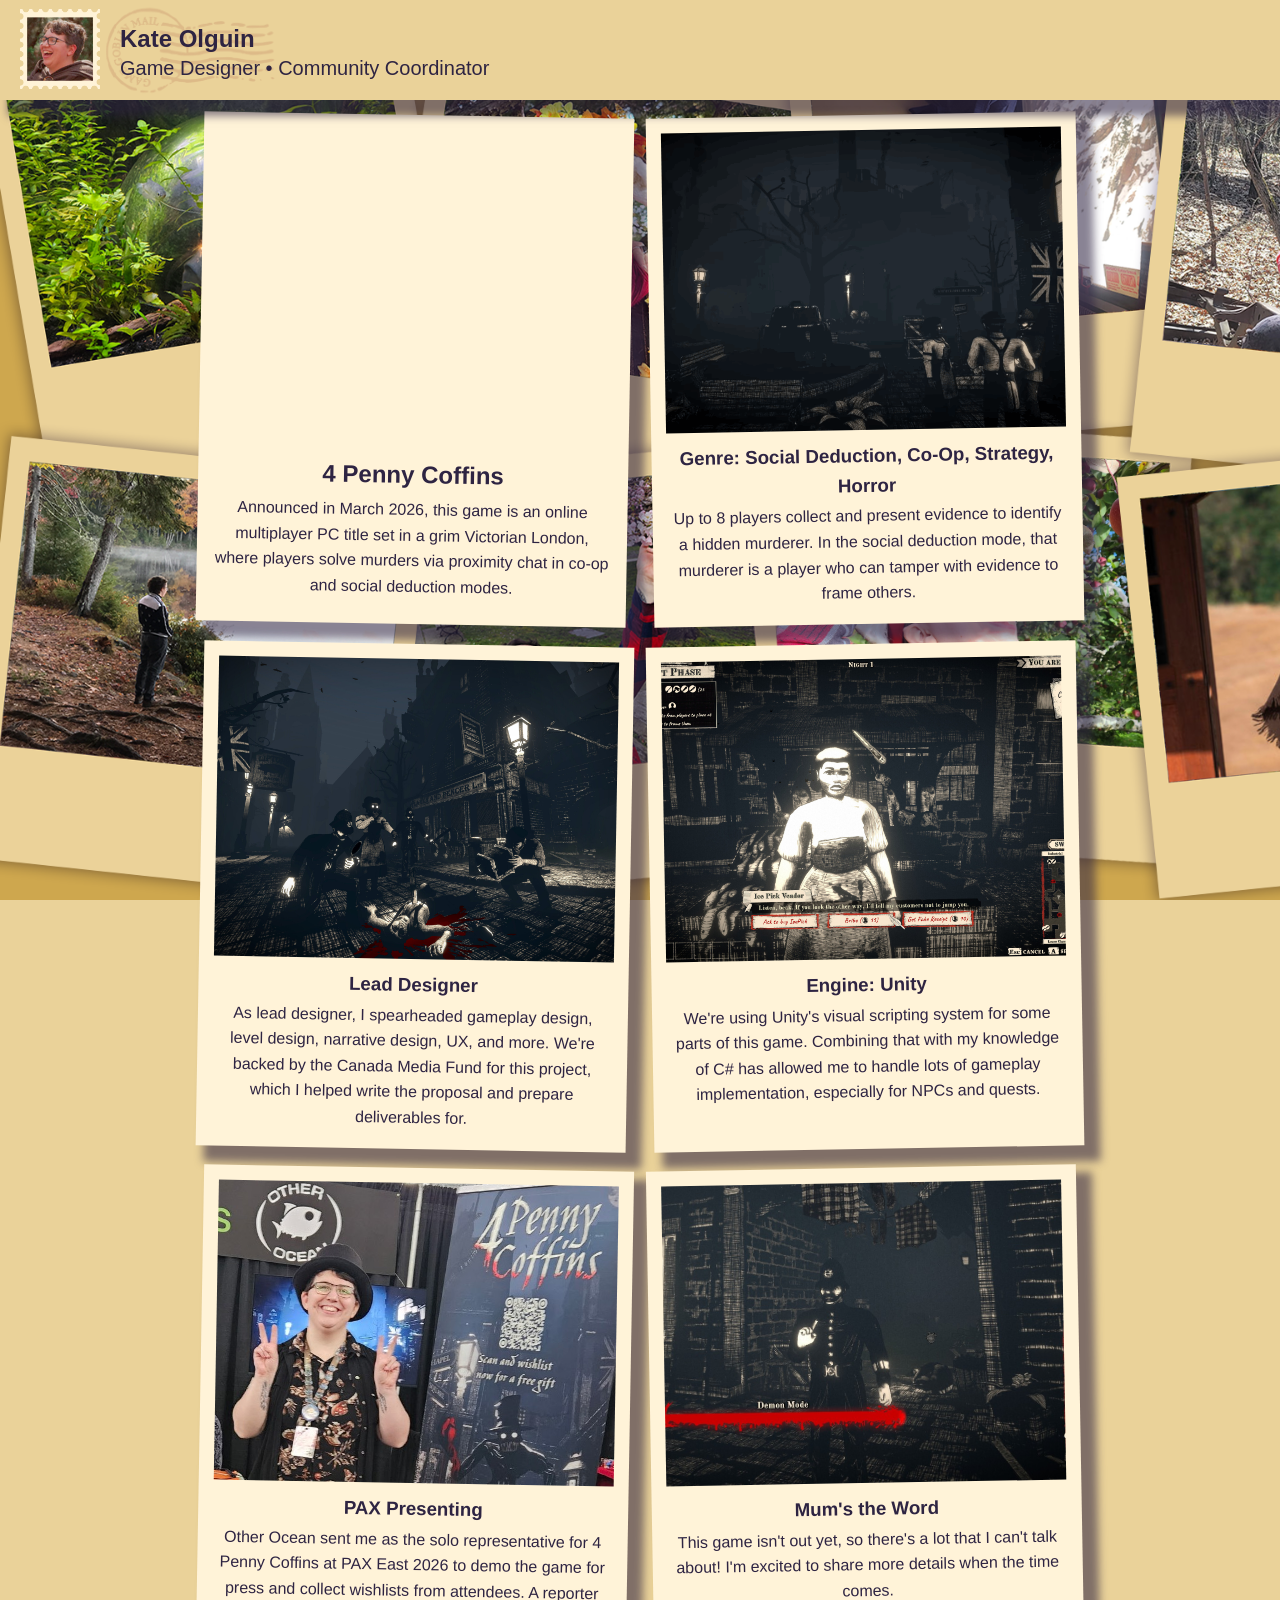
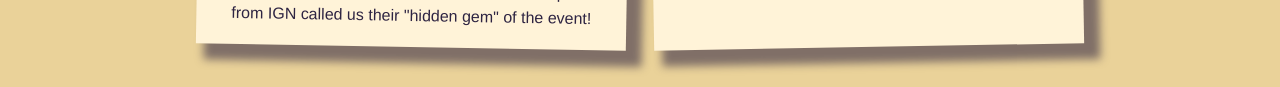
<file: 4pc.html>
<!DOCTYPE html>
<html lang="en">
<head>
    <link rel="stylesheet" href="styles.css" />
    <link rel="icon" type="image/x-icon" href="favicon.ico">
    <meta charset="UTF-8">
    <meta name="viewport" content="width=device-width, initial-scale=1.0">
    <title>Kate's Postcard Collection</title>
</head>
<body>

    <!-- Header Section -->
     <a href="/">
    <header class="header-container">
        <div class="header-logo">
        <img src="images/stamp.png" alt="Kate's head in a postage stamp.">
        </div>
        <div class="header-text">
            <h1>Kate Olguin</h1>
            <p>Game Designer • Community&nbsp;Coordinator</p>
        </div>
    </header>
</a>

    <!-- 3-Column Image Grid -->
    <section class="photo-container">
        <div class="polaroid1">
            <iframe width="400" height="315" src="https://www.youtube.com/embed/xLmASchsM7k?si=Jenqnv68DkssxdJM" title="YouTube video player" frameborder="0" allow="accelerometer; autoplay; clipboard-write; encrypted-media; gyroscope; picture-in-picture; web-share" referrerpolicy="strict-origin-when-cross-origin" allowfullscreen></iframe>
            <h2>4 Penny Coffins</h2>
            <p>Announced in March 2026, this game is an online multiplayer PC title set in a grim Victorian London, where players solve murders
                via proximity chat in co-op and social deduction modes.</p>
        </div>

        <div class="polaroid2" onclick="openLightbox('images/4pc/4pc-gif1.gif')">
            <img src="images/4pc/4pc-gif1.gif" alt="A gif swapping between townspeople talking, a man stabbed in the chest, and hospital, docks, and church scenes
            in black-and-white Victorian London.">
            <h3>Genre: Social Deduction, Co-Op, Strategy, Horror</h3>
            <p>Up to 8 players collect and present evidence to identify a hidden murderer. In the social deduction mode, that murderer is a player who can
                tamper with evidence to frame others.
            </p>
        </div>
        
        <div class="polaroid1" onclick="openLightbox('images/4pc/4pc-jpg1.jpg')">
            <img src="images/4pc/4pc-jpg1.jpg" alt="A black-and-white murder scene on the streets of Victorian London. Several people are crowded around to inspect it.">
            <h3>Lead Designer</h3>
            <p>As lead designer, I spearheaded gameplay design, level design, narrative design, UX, and more. We're backed by the Canada Media Fund for this project,
                which I helped write the proposal and prepare deliverables for.
            </p>
        </div>

        <div class="polaroid2" onclick="openLightbox('images/4pc/4pc-jpg2.jpg')">
            <img src="images/4pc/4pc-jpg2.jpg" alt="A black-and-white saleswoman is talking to the viewer. The dialogue box says she is an ice pick vendor, and provides the
            player with the option to buy ice picks, bribe her, or get a fake receipt.">
            <h3>Engine: Unity</h3>
            <p>We're using Unity's visual scripting system for some parts of this game. Combining that with my knowledge of C# has allowed me to handle lots of gameplay implementation, especially for NPCs and quests.
            </p>
        </div>

        <div class="polaroid1" onclick="openLightbox('images/4pc/4pc-PAX.jpeg')">
            <img src="images/4pc/4pc-PAX.jpeg" alt="Kate next to a 4 Penny Coffins and Other Ocean banner at PAX East.">
            <h3>PAX Presenting</h3>
            <p>Other Ocean sent me as the solo representative for 4 Penny Coffins at PAX East 2026 to demo the game for press and collect wishlists from attendees.
                A reporter from IGN called us their "hidden gem" of the event!
            </p>
        </div>

        <div class="polaroid2" onclick="openLightbox('images/4pc/4pc-jpg3.jpg')">
            <img src="images/4pc/4pc-jpg3.jpg" alt="A black-and-white police officer in the streets of London holds up 1 finger.">
            <h3>Mum's the Word</h3>
            <p>This game isn't out yet, so there's a lot that I can't talk about! I'm excited to share more details when the time comes.</p>
        </div>
    </section>
    
    <div id="theLightbox" class="lightbox" onclick="closeLightbox()">
        <span class="close">&times;</span>
        <div class="lightbox-content" id="lightbox-img">
        </div>
    </div>

    <script src="main.js"></script>
</body>
</html>
</file>
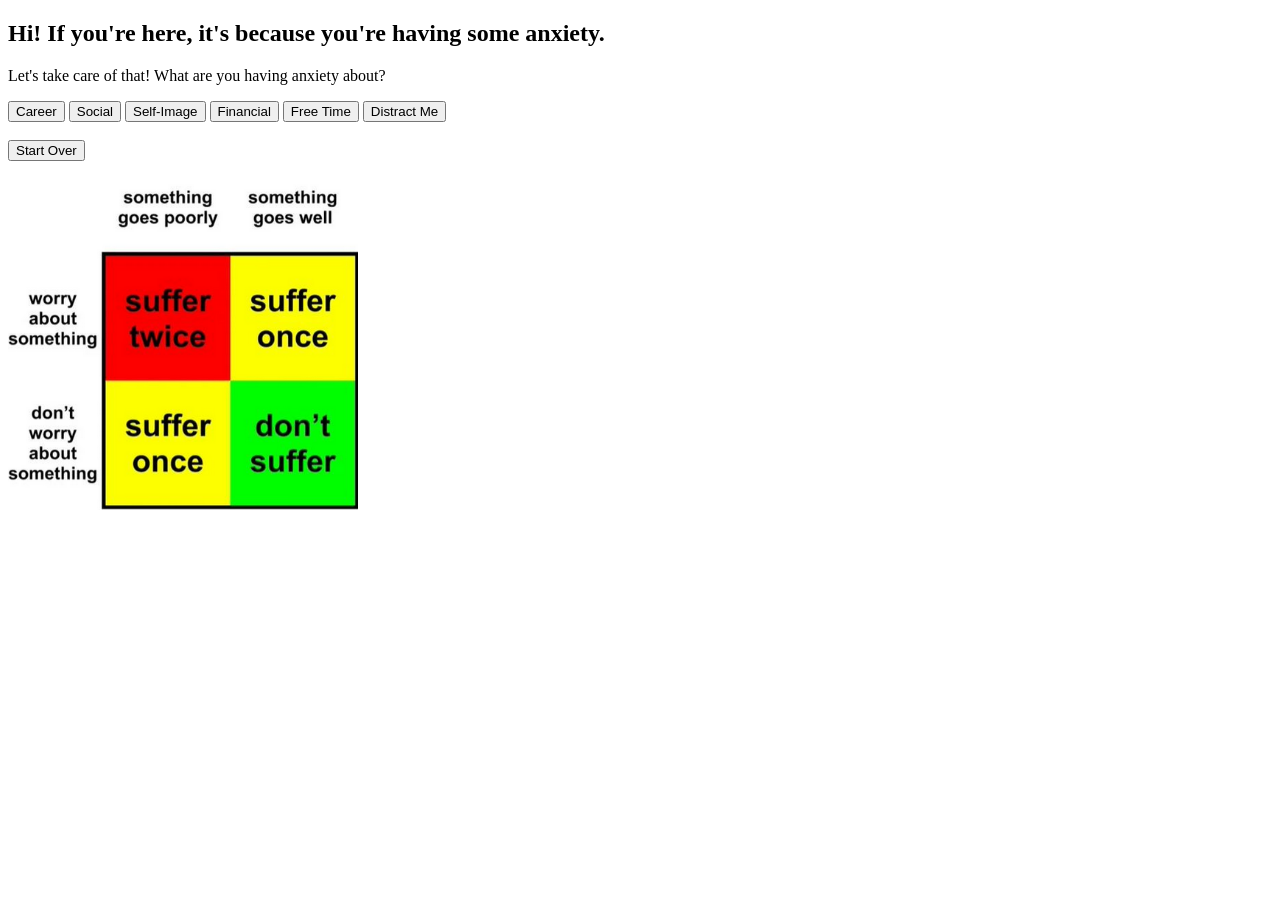
<file: anxiety.html>
<!--Hey! If you're looking at this and just expecting my portfolio site, you might be a little confused...
 The long and short of it is, I'm a pretty anxious person! And I learned that a lot of my anxieties are kind of like a flowchart.
 I thought it'd be helpful for me to make it into a real flowchart I could access anytime. URL shenanigans mean it's easiest if I can access it through
 this site.
 It's a pretty basic thing, and it's a little personal, which I realize is a little weird to put in a public repository. But my hope is that nobody
 really notices it, since none of my other repositories have ever been noticed.
 So, uh, yeah. If you're not me and you're looking at this, just uh, hope you don't think I'm cringe. But I'm not going to apologize for
 trying to be less anxious!-->
<!DOCTYPE html>
<html lang="en">
<head>
    <link rel="icon" type="image/x-icon" href="favicon.ico">
    <meta charset="UTF-8">
    <meta name="viewport" content="width=device-width, initial-scale=1.0">
    <meta name="robots" content="noindex"/>
    <meta name="googlebot" content="noindex">
    <script src="main.js" defer></script>
    <title>Kate's Anxiety Machine</title>
</head>

<body>
<section id="startSection">
    <h2>Hi! If you're here, it's because you're having some anxiety.</h2>
    <p>Let's take care of that! What are you having anxiety about?</p>
    <button type="button" onclick = "openSection('careerDrillDown1')">Career</button>
    <button type="button" onclick = "openSection('socialDrillDown1')">Social</button>
    <button type="button" onclick = "openSection('selfImageDrillDown1')">Self-Image</button>
    <button type="button" onclick = "openSection('financialDrillDown1')">Financial</button>
    <button type="button" onclick = "openSection('freeTimeDrillDown1')">Free Time</button>
    <button type="button" onclick = "openSection('distractMe')">Distract Me</button>
</section>
<section id="careerDrillDown1" style = "display:none">
    <h2>Career</h2>
    <p>Alright, buddy. What about your career?</p>
    <button type="button" onclick = "openSection('notWorkingHardEnough')">I feel like I'm not working hard enough at my job.</button>
    <br>
    <button type="button" onclick = "openSection('notGoodAtJob')">I feel like I'm not good at my job.</button>
    <br>
    <button type="button" onclick = "openSection('notGoodGameDev')">I feel like I'm not a good game designer/developer in general.</button>
    <br>
    <button type="button" onclick = "openSection('layoffDrillDown')">I'm worried I'll get laid off.</button>
</section>

<p id="notWorkingHardEnough" style="display:none">You have been working for 6 years (8, if you count internships) and you have never once been told
    that you aren't working hard enough.
    <br><br>
    In fact, you are regularly explicitly told at work that you are a very hard worker, that you move very quickly, and that you get a lot done.
    <br><br>
    Experienced people in your workplace have called you "one of the best designers they've ever worked with" and make specific requests to work with you
    and put you on important projects. Does that sound like something they would do if they thought you were slacking off?
    <br><br>
    Any time someone is waiting on you for something, you get it done ASAP. Also, you have periods of feast and famine. Sometimes you have more wiggle room
    to chill out. Sometimes, you don't. When you don't, you are always busting your ass.
    <br><br>
    So yeah, you're working plenty hard! Chill out, babe.
</p>


<p id="notGoodAtJob" style="display:none">You have been working for 6 years and have received overwhelmingly positive feedback from your peers.
    <br><br>
    You are routinely entrusted with important projects, praised by your coworkers, and have received glowing performance reviews year over year.
    <br><br>
    People who have worked with you closely in the past on small or side projects tell you you were a great teammate and get excited to work with you again.
    <br><br>
    Experienced people in your workplace have called you "one of the best designers they've ever worked with" and make specific requests to work with you
    and put you on important projects. Does that sound like something they would do if they thought you weren't good at your job?
    <br><br>
    You're good at your job! Your job also puts a lot of pressure on you as usually the only designer on a team. It's reasonable that you'd be stressed out, but you are
    repeatedly told not to take full responsibility for how a game is turning out if the game's having a hard time. Chill out! It'll be what it'll be.
</p>

<p id="notGoodGameDev" style="display:none">Experienced people in your workplace have called you "one of the best designers they've ever worked with" and make specific requests to work with you
    and put you on important projects.
    <br><br>
    Also, babe, not to point out the obvious, but you're literally Forbes 30 under 30 for games. If a scrungly part of you is thinking you're washed up, just remember: you were
    thinking you were washed up when you were put on that list, too.
    <br><br>
    Relatively speaking, you are early in your career. There's lots more to learn! It would be crazy if you had done your best design work by now. The important thing is that
    you're doing fabulously for your current level of experience, and you're taking every opportunity you can to learn!
    <br><br>
    You are working hard to improve at your craft, and I don't think anyone could say that you aren't.
</p>

<section id="layoffDrillDown" style = "display:none">
    <h2>Getting Laid Off</h2>
    <p>You tend to have a lot of anxieties about layoffs. Which one of these are you feeling right now?</p>
    <button type="button" onclick = "openSection('notAnotherGameDevJob')">I'm worried I won't be able to get another game dev job.</button>
    <br>
    <button type="button" onclick = "openSection('notAnotherJob')">I'm worried I won't be able to get another job, period.</button>
    <br>
    <button type="button" onclick = "openSection('financialHit')">I'm worried we won't be able to take the financial hit.</button>
    <br>
</section>

<p id="notAnotherGameDevJob" style="display:none">The industry is REAL nasty right now. That's not your fault. Lots of people (around your experience and skill level, even)
    are struggling to find work in game development.
    <br><br>
    However, working commercially in games is not the end-all be-all of your life! Plenty of people make games as side projects working in non-games fields. In fact, a lot of
    the indie titles you like the most were side projects in this way. You may actually find it more creatively fulfilling.
    <br><br>
    Just because you may end up needing to leave games for a little doesn't mean that you've failed, or that you'll never go back. Plenty of people leave games for a little, then
    come back in even better positions than they were in before!
    <br><br>
    Also, you might not have to leave games. You won't know until it happens. But if you have to, don't worry - it will be okay!
</p>

<p id="notAnotherJob" style="display:none">I know people keep telling you the economy is bad. But also, almost all of your friends have jobs right now.
    <br><br>
    There are all sorts of things you can do. Teaching, UX, programming, product/project management, or maybe even a type of job that you had never considered! You may
    be a game developer, but you have work experience, and game developers work in other fields.
    <br><br>
    The reason you're scared is because you haven't had to work a non-games job in AGES. And how lucky you are that you haven't had to! But that being said, you can't sit here
    and say that you're never going to find ANY kind of job, because you just don't know that that's true.
    <br><br>
    People get jobs all the time, and you don't have to make williams of dollars. You just have to pay the bills, and you don't have to earn loads to make that happen.
    <br><br>
    Also, you might not have to leave games, which would make this point moot. You won't know until it happens. But if you have to, don't worry - it will be okay!
</p>

<p id="financialHit" style="display:none">Totally get it. You're doing the math, you're calculating how much savings you have left, how much rent costs, all that.
    <br><br>
    Don't forget, you're not the sole breadwinner anymore! On top of your own savings, you've got plenty of support. You'll be able to take the hit, even if it means
    postponing some bigger spends or just cutting back in general. You've done it before!
    <br><br>
    It'll be fine. You'll have plenty of time to earn enough money for a living. Just don't be penny wise and pound foolish!
</p>

<section id="socialDrillDown1" style = "display:none">
    <h2>Social</h2>
    <p>You've made a lot of progress in this area, but it makes sense that it would come up from time to time. What social thing are you anxious about?</p>
    <button type="button" onclick = "openSection('friendsDrillDown')">I'm worried my friends don't like me.</button>
    <br>
    <button type="button" onclick = "openSection('notGoodFriend')">I'm worried I'm not a good friend.</button>
    <br>
    <button type="button" onclick = "openSection('notEnoughFriends')">I'm worried I don't have enough friends.</button>
    <br>
    <button type="button" onclick = "openSection('driftingApart')">I'm worried I'm drifting apart from prior friends.</button>
    <br>
    <button type="button" onclick = "openSection('socialBlunder')">I'm worried about a social blunder.</button>
</section>

<p id="notGoodFriend" style="display:none">You go out of your way to make people feel included, remember birthdays, likes/dislikes.
    <br><br>
    Nobody's perfect, but you work very hard to be a good friend! And general consensus from people is that you are a good friend. People have told you as much and go out
    of their way to spend time with you, which they wouldn't do if you were a bad friend.
</p>

<p id="notEnoughFriends" style="display:none">If memory serves, general scientific consensus is having a smaller, close-knit group of friends is better for your overall
    mental health than a wide network of shallower connection.
    <br><br>
    You have both a fantastic close-knit group, plus other close friends besides. And you have many other friends besides!
    <br><br>
    Ask yourself: Are you satisfied with the connections in your life? That's a separate question, but my guess is that your answer is yes. If so, then don't worry about
    how many friends you "should" have. You have plenty of friends you love and who love you.
</p>

<p id="driftingApart" style="display:none">We're all adults here. With adult responsibilities and lives and stuff. It just so happens that sometimes people go a while
    without hanging out.
    <br><br>
    The good news is that you still have those connections, they don't just magically vaporize. Think about friends who you don't hear from super often, but are always delighted
    when you do hear from them! It's much the same.
    <br><br>
    If there are people in your life that you would like to hear from right now, reach out to them right now. If you are satisfied, then put this worry to rest.
</p>

<p id="socialBlunder" style="display:none">In Massachusetts, the statue of limitation for most felony charges is 6 years. So, if your blunder was over six years ago, was it
    worse than a felony? If it wasn't, drop it right away.
    <br><br>
    If it was more recent than six years, consider the times people have made social blunders to you. Consistent positive interaction outweighs blunders.
    <br><br>
    Also consider that you're a human being, and sometimes human beings beef it. Nothing you can do but apologize, move on, and learn.
    <br><br>
    So, if you've committed to those 3 things, then time to drop it!
</p>

<section id="friendsDrillDown" style = "display:none">
    <h2>Friends</h2>
    <p>Get more specific, baybee. Why are you worried your friends don't like you?</p>
    <button type="button" onclick = "openSection('haventSeen')">I haven't seen them in a while.</button>
    <br>
    <button type="button" onclick = "openSection('secretThirdThing')">Some other reason.</button>
</section>

<p id="haventSeen" style="display:none">We're all adults here. With adult responsibilities and lives and stuff. It just so happens that sometimes people go a while
    without hanging out.
    <br><br>
    You live a rich life and lots happens, mostly good and sometimes bad. You friends have equally rich lives. Sometimes you will be ships passing in the night, but that doesn't
    diminish the quality of your friendships.
    <br><br>
    Also, consider - whenever you hang out with friends who you haven't seen in a while, the sentiment from those friends is always "it's great to see you! It's a shame
    we haven't hung out in a while." Which means they missed you too!
    <br><br>
    You will see your friends again, but in the meantime, take solace that they are indeed your friends and are also missing you when you don't meet up for a while.
</p>

<p id="secretThirdThing" style="display:none">If it's a secret third thing, I can't be as specific with my rebuttal, but I'll do my best.
    <br><br>
    Your friends regularly tell you how much they love you. They are often very specific about the things that they like about you, and bring them up regularly without
    prompting when you hang out.
    <br><br>
    Your friends are also good communicators when it comes to personal grievances. They'd tell you if they didn't like you. Also, you're not an idiot - You'd be able to tell.
    <br><br>
    When you've been in situations with former friends who aren't being genuine, you've been able to tell that they weren't being genuine. Your spidey sense was going off an
    awful lot, significantly heightening this anxiety. Take solace in that you haven't had that kind of regular anxiety in a while!
    <br><br>
    So yeah, if your friends didn't like you, you would know. All signs point to your friends loving you!
</p>

<section id="selfImageDrillDown1" style = "display:none">
    <h2>Self-Image</h2>
    <p>Your self image is a lot better than it's been in the past, but it makes sense why it would still be tough for you! What about your self-image are you struggling with
        right now?
    </p>
    <button type="button" onclick = "openSection('tooAnxious')">I'm worried that I'm too anxious.</button>
    <br>
    <button type="button" onclick = "openSection('notGoodPerson')">I'm worried that I'm not a good person.</button>
    <br>
    <button type="button" onclick = "openSection('burden')">I'm worried that I'm a burden to other people.</button>
    <br>
    <button type="button" onclick = "openSection('notGoodJob')">I'm worried that I'm not doing a good job, just at life in general.</button>
    <br>
    <button type="button" onclick = "openSection('notTakingCare')">I'm worried that I'm not taking care of my health.</button>
</section>

<p id="tooAnxious" style="display:none">Unfortunately, anxiety is something you deal with a lot. It's just brain chemistry, babe. Do you think someone who does not suffer from
    severe anxiety would make this website?
    <br><br>
    You have come so incredibly far with your anxiety. Remember what it was like when you were a kid? When you were in college? You make spectacular progress managing your
    anxiety year over year, even when you do have periodic spikes.
    <br><br>
    It's tough to have a chronic condition like this. It's not linear, it's not consistent, and it's hard to see outside of it when you're in it. Worse, you've been made to
    feel like it's too much of a burden to place on other people.
    <br><br>
    You do an excellent job managing your anxiety on your own (again, you've made this handy-dandy tool!) but when you have to lean on other people, they are very, very
    supportive of you.
    <br><br>
    Anxiety does not define your identity. You have put a lot of effort into living your life the way you want to live it, the things that scare you be damned. You regularly
    do things that would have completely locked you up when you were younger and had done less work on this.
    <br><br>
    It's really tough to be anxious. It's a chronic condition, babe. But you're working on it. Don't measure yourself against people who don't deal with what you deal with.
    Measure yourself against you from a few years ago.
</p>

<p id="notGoodPerson" style="display:none">We know why you think this. It's not fair to you and it's not based on anything remotely rational or tangible.
    <br><br>
    Every day you do your best to make decisions aligned with your morals. Your morals evolve as you learn more about the world, about other people, and about yourself.
    <br><br>
    You haven't been a 100% perfect person, because nobody has been a 100% perfect person. You cannot hold yourself to an impossible standard.
    <br><br>
    It's inevitable that you'll make mistakes, mishandle things, and do things that you will look back on later and cringe at, knowing you would do better now. But all you can
    do is your best.
    <br><br>
    You do your best to do right by the people in your life, the communities you are a part of, and the causes that you can lend a hand to. That's all you can do, and I
    think that that's pretty good.
</p>

<p id="burden" style="display:none">We know why you think this, and it's deeply unfair to you.
    <br><br>
    Your friends have in the past directly told you that they would like you to be a bit less put together around them. They would like to be able to help you in your time of
    need. Any time you have chosen to lean on a true friend, they have received you as warmly as you could possibly expect.
    <br><br>
    So, what can we take from these experiences? Well, they wouldn't ask you to be less put together if they thought you were currently a burden, and they wouldn't think of you
    as a burden if you did, because they quite literally asked for it.
    <br><br>
    You've also been told that it's actually harder to support you when you are trying to hold everything on your own. The snake eats its own tail. Let your hair down, babe.
    You won't regret it.
</p>

<p id="notGoodJob" style="display:none">What can we consider doing a good job in life?
    <br><br>
    In terms of doing your best as a person, every day you do your best to make decisions aligned with your morals. Your morals evolve as you learn more about the world,
    about other people, and about yourself.
    <br><br>
    In terms of finances, you're doing well. You're performing above the national median and you're making intelligent choices.
    <br><br>
    In terms of personal connections, you have great friends, a wonderful relationship, a better relationship with your family than ever, and you basically never feel lonely
    or bereft of human connection.
    <br><br>
    In terms of chasing your dreams, you are working in your chosen field and regularly dedicate time outside of that work to pursue the things that make you happy, whether
    those things are productive or not. Remember - plenty of people go home and just vegetate. You vegetate when you need to, but you also pursue the things you care about.
    <br><br>
    You live a well rounded life with lots of hobbies, interests, and interesting experiences. You show great interest in the world and are rewarded for it.
    <br><br>
    While you have mental health episodes, when you can look at your life with a clear head, even when there are ups and downs, your life is fantastic and you are very, very
    grateful for it.
    <br><br>
    Frankly, the biggest source of regular stress in your life is the overwhelming pressure that you put on yourself. Obviously we can't underestimate the role your anxiety
    plays in this, but still, you have to take a chill pill, babe. Life is good, and you're doing good.
</p>

<p id="notTakingCare" style="display:none">You're checking up on your mental and physical health, eating well balanced meals, and regularly exercising.
    <br><br>
    You only go through periods of inactivity when you need to for stuff like, I dunno, recovering from surgery?
    <br><br>
    It's good to be aware of your health, but it's not good to obsess over it. Especially if there aren't any doctors telling you that you need to be worried.
    <br><br>
    Stay active and eat your veggies and protein and it'll be okay. If you're really worried about something, message your doctor instead of being on this website, even
    if you are nervous about it.
</p>

<section id="financialDrillDown1" style = "display:none">
    <h2>Financial</h2>
    <p>Money is scary! It's reasonable to be worried about. What are you worried about in regards to money?
    </p>
    <button type="button" onclick = "openSection('runningOut')">I'm worried that I'm running out of money.</button>
    <br>
    <button type="button" onclick = "openSection('notRetiring')">I'm worried that I won't have enough money to retire.</button>
    <br>
    <button type="button" onclick = "openSection('demasiadoSpending')">I'm worried that I'm spending too much money.</button>
</section>

<p id="runningOut" style="display:none">You're not running out of money. Do the math, babe. If you were running out of money, you'd be seeing it.
    <br><br>
    All signs point to your money actually being totally fine in the short and long term. And don't forget, you're not the primary breadwinner anymore!
    <br><br>
    It's okay to spend money on things you like. You're striking a good balance between short and long term savings. Things will change when you have a different job and
    as life continues. So, so long as you're in the black overall, you'll be okay if you splurge here and there.
    <br><br>
    It's good to be aware of your money, but also, you're allowed to buy things you like. Be nice to yourself! At the end of the day, you're a creature in an enclosure.
</p>

<p id="notRetiring" style="display:none">Your parents lived in a different economy than you, it's true, but they also started saving way later, and are still getting to
    travel and do fun things in their retirement.
    <br><br>
    You've started saving much earlier than the average bear. Don't stress yourself out. You have plenty. Also, statistically, at some point you will start working a job that
    actually gives you real retirement things, which will help.
    <br><br>
    You'll be alright. Don't get too in your head about it.
</p>

<p id="demasiadoSpending" style="display:none">You're allowed to spend money on things you like. You're a human being, not a machine. You're literally a creature in an
    enclosure.
    <br><br>
    It's good to have a budget and to stick to it. But make sure you're not being penny wise and pound foolish. A couple of extra dollars over budget here or there for
    things that make your life better is not only allowed - it's encouraged.
    <br><br>
    You're good at being disciplined. And, at times, sometimes discipline has to give way for real life. For fun! For emergencies! For friends and family! For all sorts
    of things. Life is not a bunch of rules you can perfectly follow forever.
    <br><br>
    So, get those treats, babe. You deserve it. Take care of yourself. Have fun! Why have spending money if you can't have fun with it?
</p>

<section id="freeTimeDrillDown1" style = "display:none">
    <h2>Free Time</h2>
    <p>This old chestnut! Absolute classic, with plenty of options to choose from. What are you worried about?
    </p>
    <button type="button" onclick = "openSection('notEnoughHobbyTime')">I'm worried that I'm not spending enough time on my hobbies.</button>
    <br>
    <button type="button" onclick = "openSection('bigGameProjects')">I'm worried that I'm not spending enough time on my big game project/s.</button>
    <br>
    <button type="button" onclick = "openSection('bigNonGameProjects')">I'm worried that I'm not spending enough time on my big non-game project/s.</button>
    <br>
    <button type="button" onclick = "openSection('communityTime')">I'm worried that I'm not dedicating enough time to my community.</button>
    <br>
    <button type="button" onclick = "openSection('restingTime')">I'm worried that I'm not spending enough time resting.</button>
    <br>
    <button type="button" onclick = "openSection('effectiveTime')">I'm worried that I'm not using my time effectively.</button>
    <br>
    <button type="button" onclick = "openSection('tiredNoRest')">I'm tired, but I'm worried that there isn't enough time to rest.</button>
    <br>
    <button type="button" onclick = "openSection('insufficientTime')">I'm worried that there isn't enough time to do all of the things I want to do.</button>
    <br>
    <button type="button" onclick = "openSection('busyForever')">I've been busy, and I'm worried that I'll be busy all the time.</button>
    <br>
    <button type="button" onclick = "openSection('busySoonMaybe')">I haven't been especially busy, and I'm worried that it'll get busy soon and I won't be able to deal with it.</button>
    <br>
    <button type="button" onclick = "openSection('busySoonProjects')">I have a busy period coming up soon, and I'm worried that that will take time away from my projects.</button>
    <br>
    <button type="button" onclick = "openSection('busySoonTired')">I have a busy period coming up soon, and I'm worried that I won't be able to deal with it well.</button>
</section>

<p id="notEnoughHobbyTime" style="display:none">Babe, your hobbies are for fun! They're not meant to be something you punch in and punch out of. You do them because you like
    them and they make you an interesting person, just like that quote that goes around sometimes.
    <br><br>
    You have dreams of being able to do your hobbies more, just like many people do. This is a good dream to have and something to aspire to! But also, given how old you are,
    your free time allotment is pretty normal right now. Actually, you probably have more time than most people do.
    <br><br>
    Your hobbies are for FUN. If there's earnestly a hobby you'd like to do right now out of a sense of enjoying it, consider doing it when you next get the chance! If you're
    worried about some arbitrary "should", put that bad boy to rest. It's not doing you any good.
    <br><br>
    Nobody can take the time you've spent doing your interests away, and that'll still be with you when you get back to them. Consider your art - you hadn't practiced art for
    a while before you started doing it again, and when you started doing it again, you were a lot better than before!
    <br><br>
    Do your hobbies when you want to, and don't do them when you don't. If you're not sure what you want to do, use your card deck to help you decide. It's that simple.
</p>

<p id="bigGameProjects" style="display:none">You have lots of thoughts and feelings about your game projects, reasonably so.
    <br><br>
    First of all, remember the NO-ONE IS GOING TO BUY YOUR VIDEOGAME manifesto. This is a good thing to keep in mind for your projects outside of work. You must make games
    for you and for no other reason.
    <br><br>
    It is IMPERATIVE that you make your game projects outside of work for fun and love of the medium, and no other reason. If you do not remember why this is imperative, let
    me remind you:
    <br><br>
    Statistically, your game will not make any money. If you kill yourself to make your game project and spend hours and hours of begrudging time on it in the hopes that it will
    make you money, you set yourself up for failure.
    <br><br>
    When you put in all of those hours and it makes no money, those hours that you spent will become poisoned. You will be angry that you pushed yourself to do something you
    didn't really want to do for no return. Obviously, there wasn't "no return" - you made art. But the dream of commercialization will have poisoned that viewpoint.
    <br><br>
    When you put in the time you want to put in and it makes no money, you will be happy, because you made art that came from a place of love.
    <br><br>
    Remember when you first started making games? You were so caught up in the love of the medium. The pure joy of being able to contribute to it, without a full understanding
    of what it meant to design commercial games.
    <br><br>
    When it comes to these side projects, you HAVE to get back to this place. You have to make it for those reasons. Think about when you play a really good game, and you think
    about how fun it would be to make something like it. Come from that place, too.
    <br><br>
    If you are worried that you aren't spending enough time on your big game project, ask yourself if the want to spend time on it is coming from that place of love and joy.
    If it's not, you should not work on it.
    <br><br>
    Need I remind you that, at the moment, you make games for a living. You spend all day doing one thing, and then you come home and spend a lot of time doing that same thing
    too. This double dipping is something a lot of people struggle with, so it's imperative that you are gentle with yourself.
    <br><br>
    Your game will get done, buddy. Games take a long time to make. You know this as much as any game developer.
    <br><br>
    Compare your game last year to how it is this year! What a world of difference, right? It'll get done. Don't you worry. Take the time to rest, if you need to. It'll be
    waiting for you.
    <br><br>
    If you're really worried about it taking a long time, do you think it'll matter? Do you think anybody's paying attention? Do you think you'll run out of time?
    <br><br>
    Nobody's paying attention. There are no rules! Do what you want. The world is your playground.
</p>

<p id="bigNonGameProjects" style="display:none">A lot of the thoughts for game projects apply here as well, especially that it has to be something you do out of love. Even
    more so for your non-game projects. The chance of somebody buying your game is miniscule, but the chance of one of these projects making money is even smaller.
    <br><br>
    You have to do these things because you love it. You have to do it because you're genuinely excited to make art.
    <br><br>
    If you are worried that you aren't spending enough time on your big project, ask yourself if the want to spend time on it is coming from that place of love and joy.
    If it's not, you should not work on it.
    <br><br>
    If you're really worried about it taking a long time, do you think it'll matter? Do you think anybody's paying attention? Do you think you'll run out of time?
    <br><br>
    Nobody's paying attention. There are no rules! Do what you want. The world is your playground.
</p>

<p id="communityTime" style="display:none">Don't forget: time you dedicate to your community outside of work is something you care about, but it should be something you do
    when you have the bandwidth for it. You don't do yourself or others any favors stretching yourself too thin.
    <br><br>
    You care a lot about your community, and that's great! And also, your free time is very precious to you. You get very protective over it. It's reasonable to feel a bit
    sensitive when that protectiveness bumps against your values of caring about your community.
    <br><br>
    Ask yourself: Do you want to do more right now? If the answer is yes, consider ways that you can do more! If the answer is no, be honest with yourself about that, and
    don't hold yourself in judgment about it either.
    <br><br>
    Consider: Do you think you will be the best steward to your community if you are feeling some type of way about helping?
    <br><br>
    Also consider the number of people in the communities you are in. What percentage would you say gets involved in any sort of organizational role? My guess is that it's
    quite small.
    <br><br>
    Many people do not help out, which is no shade or judgment. But it does mean that you shouldn't hold yourself to some sort of weird standard about helping. If you're worried
    about other organizers thinking you're slacking, don't forget that they themselves said it's meant to be something we contribute to for fun.
</p>

<p id="restingTime" style="display:none">Rest is an ephemeral sort of thing for you. You don't have an innate sense of when you do or don't have the energy for something,
    because you're so used to pushing yourself.
    <br><br>
    In situations like this, babe, even though you're really worried about trying something a bit farther out of your comfort zone, it's a good idea to shuffle the deck and
    give what you draw a try for 15 minutes.
    <br><br>
    Even if you get frustrated by what you do, it'll tell you something about what you'd like to try next! It'll tell you what you have the energy for, and what you don't, and
    what you might want to give a whirl.
    <br><br>
    I know that's kind of a hard ask, but generally you get the most anxious about this sort of thing when you're in your head and just need to do something.
    <br><br>
    If this secretly means you want to work on a big project, you're welcome to give it a go. Just give yourself grace if it turns out that's not what you want to do.
</p>

<p id="effectiveTime" style="display:none">What does it actually mean to use your time effectively?
    <br><br>
    The things that make your art projects interesting are the life and experiences that you put into them. Think about the smaller projects you've done recently - they've been
    inspired by a life experience you've had, right? Some of them recently!
    <br><br>
    Think about what that writing book says. Even when you're not putting pen to paper, in a way, you're still writing, because your brain is a sponge for all the things that
    you're experiencing, and those experiences inform your writing. The same is true for all your art.
    <br><br>
    Resting is also necessary. You're not a machine, you're a creature. You need time to play and sleep and eat and have fun. If you don't do that, you will be an unhappy
    little monkey in a zoo.
    <br><br>
    You have a very skewed people on what most people are doing in their day to day. Ultimately, you spend a LOT of time working on things that fulfill you. How wonderful
    for you! However, you must balance that with rest.
    <br><br>
    You are making steady progress towards your aspirations. You are balancing your projects and rest. If either of those feel out of whack right now, ask yourself
    why, and if the answer is reasonable, gently correct. But odds are, you're doing totally fine, babe.
</p>

<p id="tiredNoRest" style="display:none">Take a deep breath, babe. Really have a think about it. Is there actually no time to rest?
    <br><br>
    Materially, what would happen if you took the time right now to relax? A few dropped chores that can easily be done tomorrow? A minor increment towards completion of your
    bigger projects not fulfilled for a day?
    <br><br>
    What's the worst that would happen? Don't look at it through the big picture, with some grandiose visions of steady progress. You'll still be making steady progress.
    Consider: What is ACTUALLY the worst thing that would happen?
    <br><br>
    If it's minor, then you have the time to rest. And if you're working yourself up over rest like this, then you almost certainly need it. Take the time to take care of
    yourself. You're not a machine, you're a creature.
    <br><br>
    There is enough time for you to rest. It will be okay. Think about all of the other times that you have rested and it has been completely okay. In fact, I can't think of
    a single time when you rested and it was disastrous, or even mildly bad.
</p>

<p id="insufficientTime" style="display:none">Let's get philosophical: what does having enough time really mean?
    <br><br>
    Ultimately, in your life, you won't have enough time to pursue absolutely every little thing that interests you. HOWEVER, you will have SO much time to pursue things!
    <br><br>
    Consider how old you are right now, and all of the delightful things you've gotten to pursue. You have spent almost none of your adult life actually bored. What a blessing!
    And you've gotten to explore all sorts of great things!
    <br><br>
    Think about how short your adult life has been so far. You have soooo much time to pursue sooooo much more! Do some math in your head, my friend, and be delighted at how
    much life has to offer you. Double things. Triple things!
    <br><br>
    Think about it: If you lazed around for a full calendar year, what impact would that have on your overall time? Not loads, right? And generally speaking, you have struggled
    to laze around for longer than a week. Maybe a month at most.
    <br><br>
    You'll have the time. Some of your projects take more time, some take less. Some of your hobbies take more time, some take less. But consider all that you've accomplished
    so far, and do the math for all that you'll accomplish in the future.
    <br><br>
    Even accounting for more responsibilities piling on as life continues, there are abundant opportunities for you to do the things you want to do. Look at the other adults
    in your life who are much older than you!
</p>

<p id="busyForever" style="display:none">I know that when you're in a certain mental space, it's really hard for you to consider that you haven't been in that space forever.
    It's hard to have that perspective.
    <br><br>
    Consider: you have had plenty of free time in the past, and you'll have time in the future. You're making this website on a free Saturday during a normally very busy month
    for you. You had enough time to do this AND work on a game project today. Hooray!
    <br><br>
    Life is a series of cycles. Sometimes you'll be really busy. Sometimes you won't. When you're not busy, you have time to work on your projects. When you are busy, you won't.
    It's that simple.
    <br><br>
    If you were to actually graph your time, you'd see those cycles, and you'd be able to see that when you're in a busy period, it won't last forever. You haven't had an
    extremely extended busy period basically since college. Isn't that a blessing?
    <br><br>
    Take a deep breath, and think about when the most recent time you were able to work on a project, watch a movie, or engage with a hobby. It was probably more recently
    than you think! So keep that in mind when you're worried about how busy you'll be.
</p>

<p id="busySoonMaybe" style="display:none">You spend a lot of time waiting for the other shoe to drop. I get it, it comes with the territory of being anxious.
    <br><br>
    Paradoxically, when you are waiting for the other shoe to drop, that's time that you could spend being happy that the shoe has not fallen yet! You may not know when you
    will become busy again. But consider: when has worrying about being busy again soon helped you?
    <br><br>
    If you knew you were going to be busy again soon, what would you do? Would you work harder? Do more chores? Spend more time relaxing? Now think about what it is that you
    would ACTUALLY like to do with your time right now. Is that misaligned with what you would be doing if you knew you were going to be busy again?
    <br><br>
    If they are in alignment, you have nothing to worry about. If they are not in alignment, you STILL have nothing to worry about, because you can't live your life in a state
    of anticipatory anxiety. Don't make me tap the sign! Don't make yourself suffer twice!
    <br><br>
    I know it feels like the anxiety is preparing you, but it really, really isn't. Do what you like, and know that you will be prepared to do what you need to do if you become
    suddenly busy.
    <br><br>
    Think about all of the times that you have been busy, and how you've dealt with it. You may get a bit tired, but you've been okay! That's what it'll be like the next
    time you're busy, too.
</p>

<p id="busySoonProjects" style="display:none">It's tough to be pulled away from your projects when you want to work on them. However, consider that your projects are generally
    art projects.
    <br><br>
    The things that make your art projects interesting are the life and experiences that you put into them. Think about the smaller projects you've done recently - they've been
    inspired by a life experience you've had, right? Some of them recently!
    <br><br>
    Think about what that writing book says. Even when you're not putting pen to paper, in a way, you're still writing, because your brain is a sponge for all the things that
    you're experiencing, and those experiences inform your writing. The same is true for all your art.
    <br><br>
    Take a deep breath. Enjoy the moment. Absorb the experiences you have. They'll make you a more well-rounded person, and they'll allow you to make better art.
    <br><br>
    Also, and I know that this is a little harder to get through to you, but you're not just an art-making machine. You're allowed to just be a regular human being and do
    human things with your life.
</p>

<p id="busySoonTired" style="display:none">It's hard to be tired, babe. Real hard. I get it. I know you get tired when a lot happens.
    <br><br>
    However, a lot of times, when you get tired when a lot happens, that "a lot" is usually soooo much fun. Would you rather swap that soooo much fun for a bit of time being
    tired? The things that you get busy doing are what make you a more well-rounded person.
    <br><br>
    Also, part of the reason that you get tired and then get frustrated is because you don't give yourself any grace for being tired. You'd have an easier time if you just
    accepted that you were going to be tired and let yourself chill out.
    <br><br>
    You'll get through the busy things, and be better for it! Just let it happen. It's part of life, and you won't be busy forever. You'll get downtime again.
</p>

<section id="distractMe" style = "display:none">
    <h2>Get Distracted, Idiot!</h2>
    <p>I'm being playfully affectionate, I don't think you're an idiot. Here are some things to distract you:
    </p>
    <a href="https://en.wikipedia.org/wiki/Lists_of_legendary_creatures">Wikipedia list of legendary creatures</a>
    <br><br>
    <a href="https://en.wikipedia.org/wiki/List_of_common_misconceptions">Wikipedia list of common misconceptions</a>
    <br><br>
    <a href="https://en.wikipedia.org/wiki/List_of_fictional_countries_set_on_Earth">Wikipedia list of ficitonal countries set on Earth</a>
    <br><br>
    <a href="https://en.wikipedia.org/wiki/Long-term_nuclear_waste_warning_messages">Wikipedia article for long-term nuclear waste warning messages (one of the sources
        is a link to the original paper as well)
    </a>
    <br><br>
    <a href="https://en.wikipedia.org/wiki/Category:Horror_short_stories">Wikipedia list of horror short stories</a>
    <br><br>
    <a href="http://www.sbnation.com/a/17776-football">17776 (never a bad time to reread it!)</a>
    <br><br>
    <a href="https://archive.org/details/grimmscompletefa00grim/mode/2up">Grimm's fairy tales on archive.org</a>
    <br><br>
    <a href="https://app.radiooooo.com/">Worldwide radio throughout the years</a>
    <br><br>
    <a href="https://neal.fun/internet-roadtrip/">Neal.fun's internet roadtrip</a>
    <br><br>
    <a href="https://archive.org/details/mobydickorwhale01melvuoft/page/xiv/mode/2up">Moby Dick on archive.org</a>
    <br><br>
    <a href="https://archive.org/details/prideprejudice00aust/page/190/mode/2up">Pride and Prejudice on archive.org</a>
</section>

<br>
<button type="button" onclick = "openSection('startSection')">Start Over</button>
<br>
<br>
<img src="images/tap-the-sign.png" width="350">
</body>
</file>
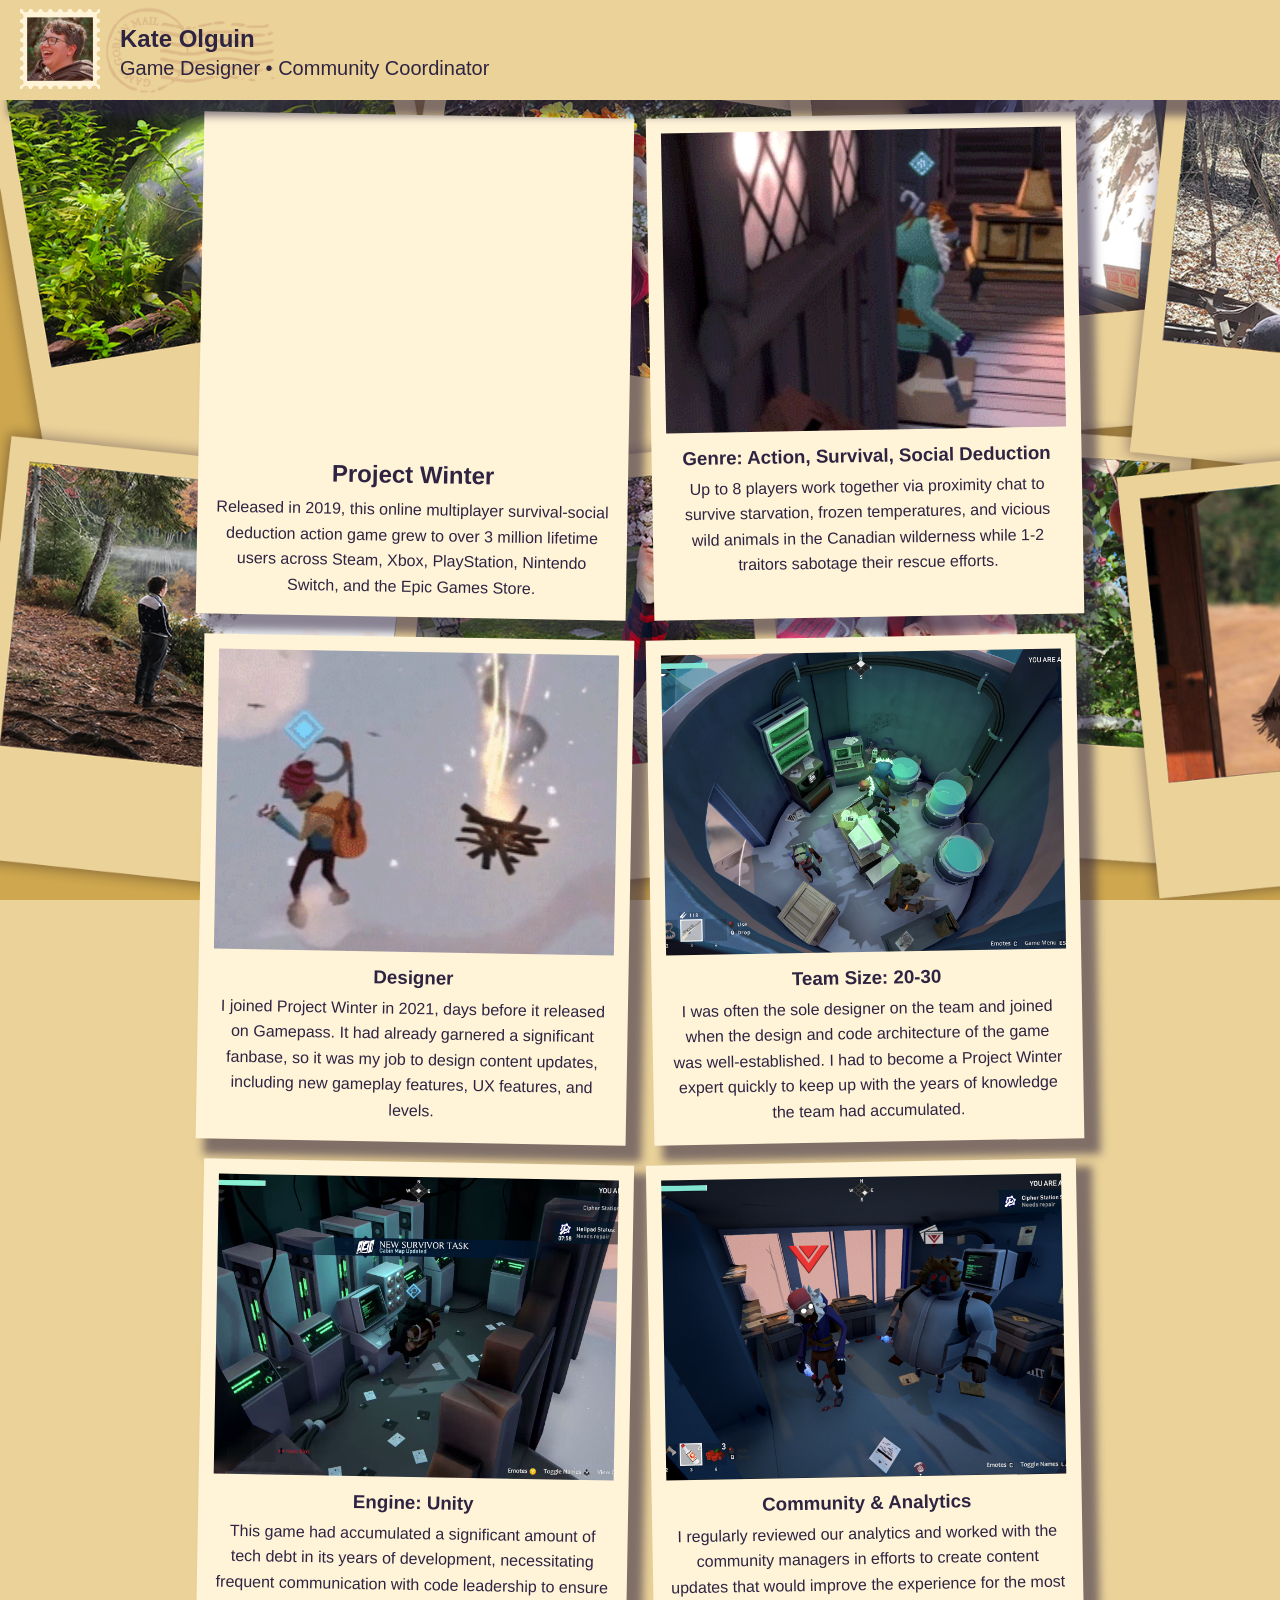
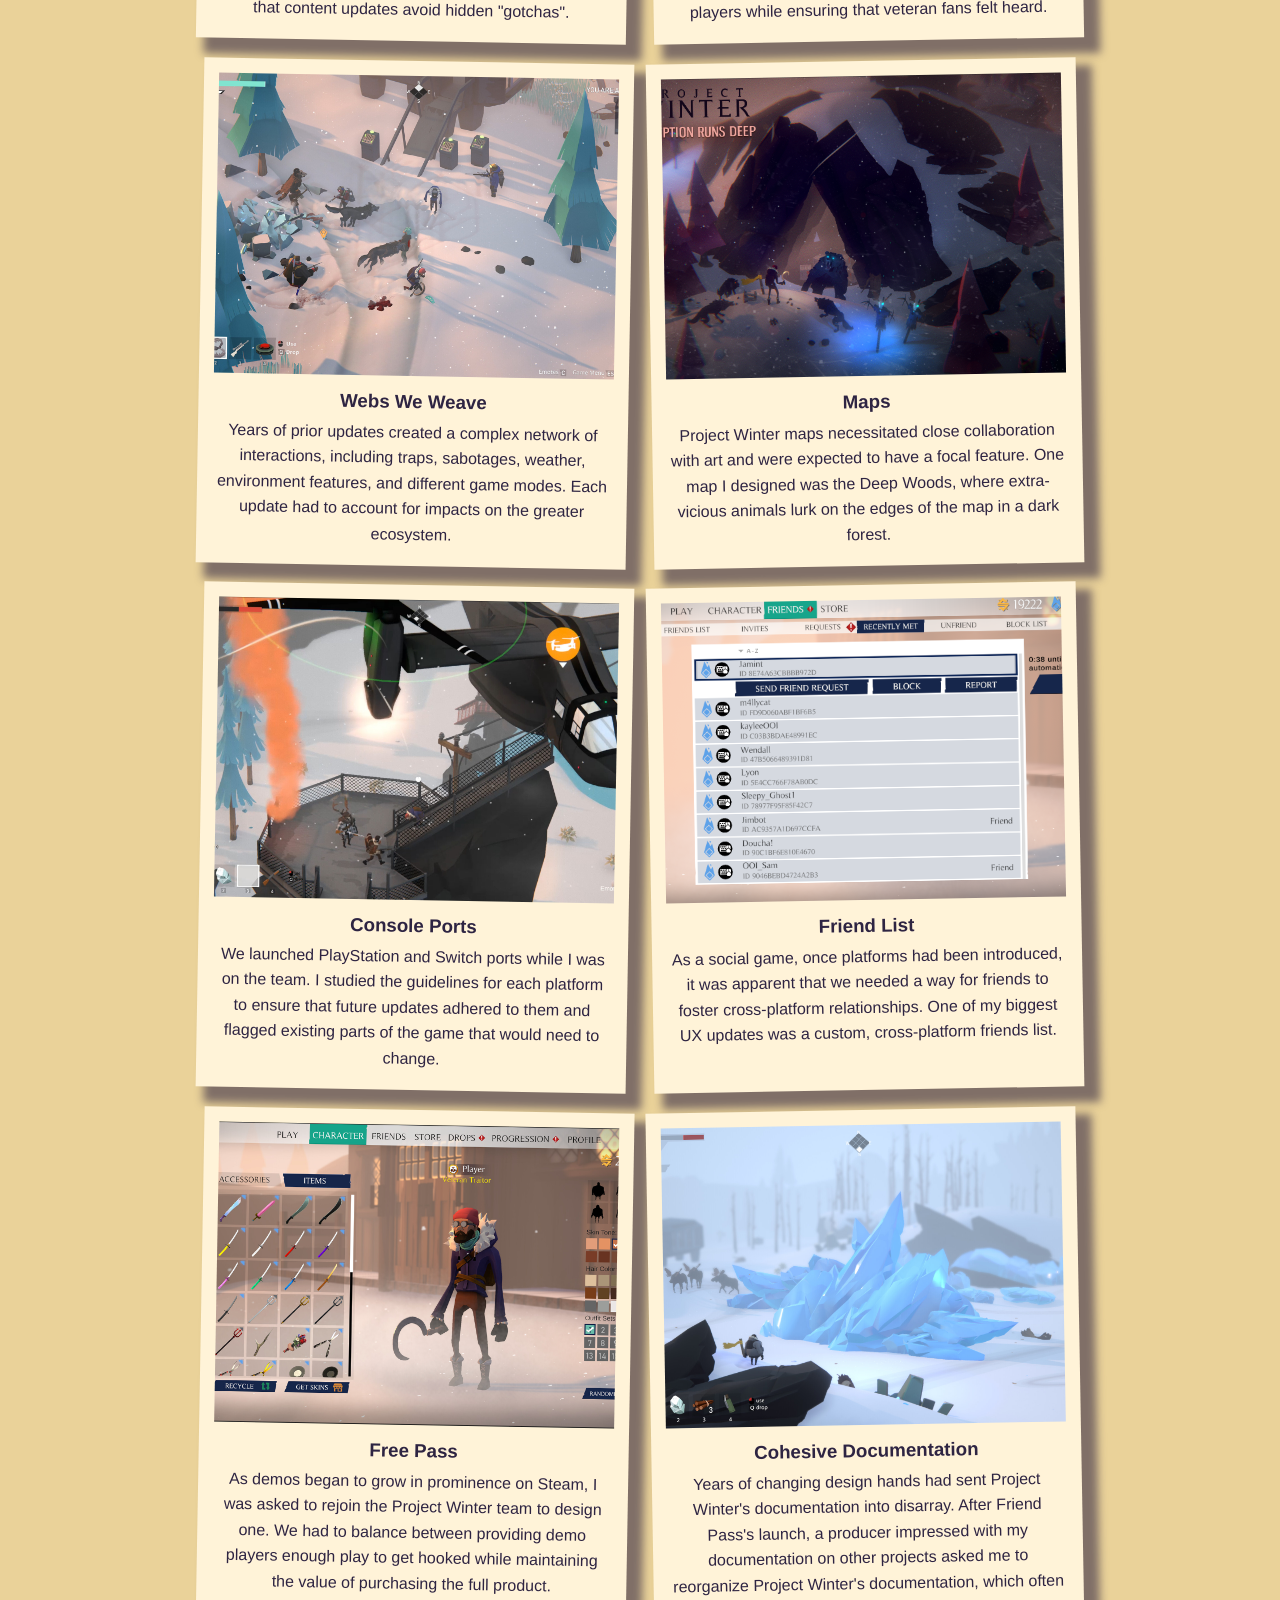
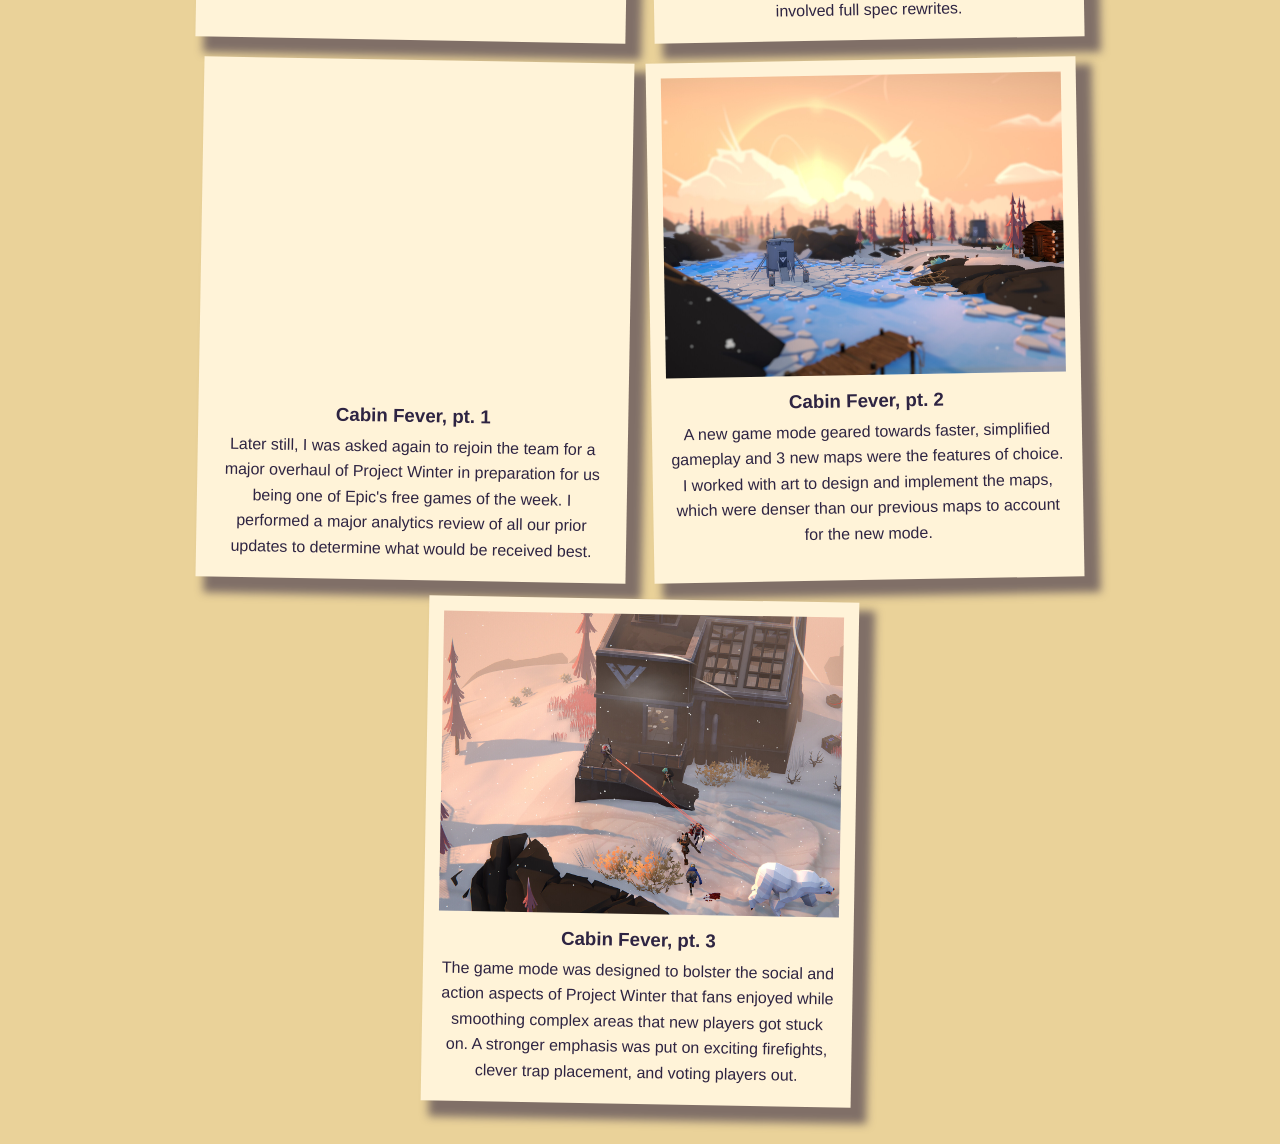
<file: pw.html>
<!DOCTYPE html>
<html lang="en">
<head>
    <link rel="stylesheet" href="styles.css" />
    <link rel="icon" type="image/x-icon" href="favicon.ico">
    <meta charset="UTF-8">
    <meta name="viewport" content="width=device-width, initial-scale=1.0">
    <title>Kate's Postcard Collection</title>
</head>
<body>

    <!-- Header Section -->
     <a href="/">
    <header class="header-container">
        <div class="header-logo">
        <img src="images/stamp.png" alt="Kate's head in a postage stamp.">
        </div>
        <div class="header-text">
            <h1>Kate Olguin</h1>
            <p>Game Designer • Community&nbsp;Coordinator</p>
        </div>
    </header>
</a>

    <!-- 3-Column Image Grid -->
    <section class="photo-container">
        <div class="polaroid1">
            <iframe width="400" height="315" src="https://www.youtube.com/embed/kcX_clkApRo?si=hKazZBBjYVHB0oid" title="YouTube video player" frameborder="0" allow="accelerometer; autoplay; clipboard-write; encrypted-media; gyroscope; picture-in-picture; web-share" referrerpolicy="strict-origin-when-cross-origin" allowfullscreen></iframe>
            <h2>Project Winter</h2>
            <p>Released in 2019, this online multiplayer survival-social deduction action game grew to over 3 million
                lifetime users across Steam, Xbox, PlayStation, Nintendo Switch, and the Epic Games Store.
            </p>
        </div>

        <div class="polaroid2" onclick="openLightbox('images/pw/pw-gif1.gif')">
            <img src="images/pw/pw-gif1.gif" alt="A person in a winter coat enters a cabin with a wood stove and toolbench. They press buttons to craft poison and a
            crossbow before exiting the cabin.">
            <h3>Genre: Action, Survival, Social Deduction</h3>
            <p>Up to 8 players work together via proximity chat to survive starvation, frozen temperatures, and vicious wild animals in the Canadian wilderness 
                while 1-2 traitors sabotage their rescue efforts.</p>
        </div>
        
        <div class="polaroid1" onclick="openLightbox('images/pw/pw-gif2.gif')">
            <img src="images/pw/pw-gif2.gif" alt="Players cutting down trees, harvesting berries, hitting rocks, and attacking a moose.">
            <h3>Designer</h3>
            <p>I joined Project Winter in 2021, days before it released on Gamepass. It had already garnered a significant fanbase, so it was my job to design content updates,
                including new gameplay features, UX features, and levels.
            </p>
        </div>
        <div class="polaroid2" onclick="openLightbox('images/pw/pw-jpg2.jpg')">
            <img src="images/pw/pw-jpg2.jpg" alt="A top-down view of a group of players standing in a laboratory facility.">
            <h3>Team Size: 20-30</h3>
            <p>I was often the sole designer on the team and joined when the design and code architecture of the game was well-established. I had to become a Project Winter
                expert quickly to keep up with the years of knowledge the team had accumulated.
            </p>
        </div>

        <div class="polaroid1" onclick="openLightbox('images/pw/pw-jpg3.jpg')">
            <img src="images/pw/pw-jpg3.jpg" alt="A player standing at a large, chunky computer. The computer's servers are big enough to fill the shed the player is in.">
            <h3>Engine: Unity</h3>
            <p>This game had accumulated a significant amount of tech debt in its years of development, necessitating frequent communication with code leadership
                to ensure that content updates avoid hidden "gotchas".
            </p>
        </div>

        <div class="polaroid2" onclick="openLightbox('images/pw/pw-jpg4.jpg')">
            <img src="images/pw/pw-jpg4.jpg" alt="Two players standing in a bunker with crates and a chunky computer behind them.">
            <h3>Community & Analytics</h3>
            <p>I regularly reviewed our analytics and worked with the community managers in efforts to create content updates that would improve the experience for
                the most players while ensuring that veteran fans felt heard.
            </p>
        </div>

        <div class="polaroid1" onclick="openLightbox('images/pw/pw-jpg5.jpg')">
            <img src="images/pw/pw-jpg5.jpg" alt="A group of players attacked by wolves in the snowy woods in front of a bunker.">
            <h3>Webs We Weave</h3>
            <p>Years of prior updates created a complex network of interactions, including traps, sabotages, weather, environment features, and different game modes.
               Each update had to account for impacts on the greater ecosystem.
            </p>
        </div>

        <div class="polaroid2" onclick="openLightbox('images/pw/pw-png1.png')">
            <img src="images/pw/pw-png1.png" alt="A lone player faces a bear with glowing eyes and 3 wolves in front of a cave.">
            <h3>Maps</h3>
            <p>Project Winter maps necessitated close collaboration with art and were expected to have a focal feature. One map I
                designed was the Deep Woods, where extra-vicious animals lurk on the edges of the map in a dark forest.
            </p>
        </div>

        <div class="polaroid1" onclick="openLightbox('images/pw/pw-jpg6.jpg')">
            <img src="images/pw/pw-jpg6.jpg" alt="A group of players board a helicopter.">
            <h3>Console Ports</h3>
            <p>We launched PlayStation and Switch ports while I was on the team. I studied the guidelines for each platform to ensure that future updates adhered to them
                and flagged existing parts of the game that would need to change.
            </p>
        </div>

        <div class="polaroid2" onclick="openLightbox('images/pw/pw-png2.png')">
            <img src="images/pw/pw-png2.png" alt="A grid layout of recently met players. One player is selected with the option to 'send friend request', 'block', or 'report'.">
            <h3>Friend List</h3>
            <p>As a social game, once platforms had been introduced, it was apparent that we needed a way for friends to foster cross-platform relationships.
                One of my biggest UX updates was a custom, cross-platform friends list.
            </p>
        </div>

        <div class="polaroid1" onclick="openLightbox('images/pw/pw-jpg8.jpg')">
            <img src="images/pw/pw-jpg8.jpg" alt="A character customization screen with a grid of melee weapon options.">
            <h3>Free Pass</h3>
            <p>As demos began to grow in prominence on Steam, I was asked to rejoin the Project Winter team to design one.
                We had to balance between providing demo players enough play to get hooked while maintaining the value of purchasing the full product.
            </p>
        </div>

        <div class="polaroid2" onclick="openLightbox('images/pw/pw-jpg7.jpg')">
            <img src="images/pw/pw-jpg7.jpg" alt="A player stands in the snowy wilderness in front of a massive spray of ice.">
            <h3>Cohesive Documentation</h3>
            <p>Years of changing design hands had sent Project Winter's documentation into disarray. After Friend Pass's launch, a producer
                impressed with my documentation on other projects asked me to reorganize Project Winter's documentation, which often involved full spec rewrites.
            </p>
        </div>

        <div class="polaroid1">
            <iframe width="400" height="315" src="https://www.youtube.com/embed/bVfeoAXhtGo?si=OWLMDU2nMylQsdbJ" title="YouTube video player" frameborder="0" allow="accelerometer; autoplay; clipboard-write; encrypted-media; gyroscope; picture-in-picture; web-share" referrerpolicy="strict-origin-when-cross-origin" allowfullscreen></iframe>
            <h3>Cabin Fever, pt. 1</h3>
            <p>Later still, I was asked again to rejoin the team for a major overhaul of Project Winter in preparation for us being one of Epic's free games of the week.
                I performed a major analytics review of all our prior updates to determine what would be received best.
            </p>
        </div>

        <div class="polaroid2" onclick="openLightbox('images/pw/pw-jpg9.jpg')">
            <img src="images/pw/pw-jpg9.jpg" alt="A partially frozen lake surrounded by rocks and trees. A cylindrical bunker is on the ice covering the lake.">
            <h3>Cabin Fever, pt. 2</h3>
            <p>A new game mode geared towards faster, simplified gameplay and 3 new maps were the features of choice. I worked with art to design and implement
                the maps, which were denser than our previous maps to account for the new mode.
            </p>
        </div>

        <div class="polaroid1" onclick="openLightbox('images/pw/pw-jpg10.jpg')">
            <img src="images/pw/pw-jpg10.jpg" alt="A player in front of a scientific facility aims their gun at a group of players fighting a polar bear.">
            <h3>Cabin Fever, pt. 3</h3>
            <p>The game mode was designed to bolster the social and action aspects of Project Winter that fans enjoyed while smoothing complex areas that new players
                got stuck on. A stronger emphasis was put on exciting firefights, clever trap placement, and voting players out.
            </p>
        </div>
    </section>
    
    <div id="theLightbox" class="lightbox" onclick="closeLightbox()">
        <span class="close">&times;</span>
        <div class="lightbox-content" id="lightbox-img">
        </div>
    </div>

    <script src="main.js"></script>
</body>
</html>
</file>
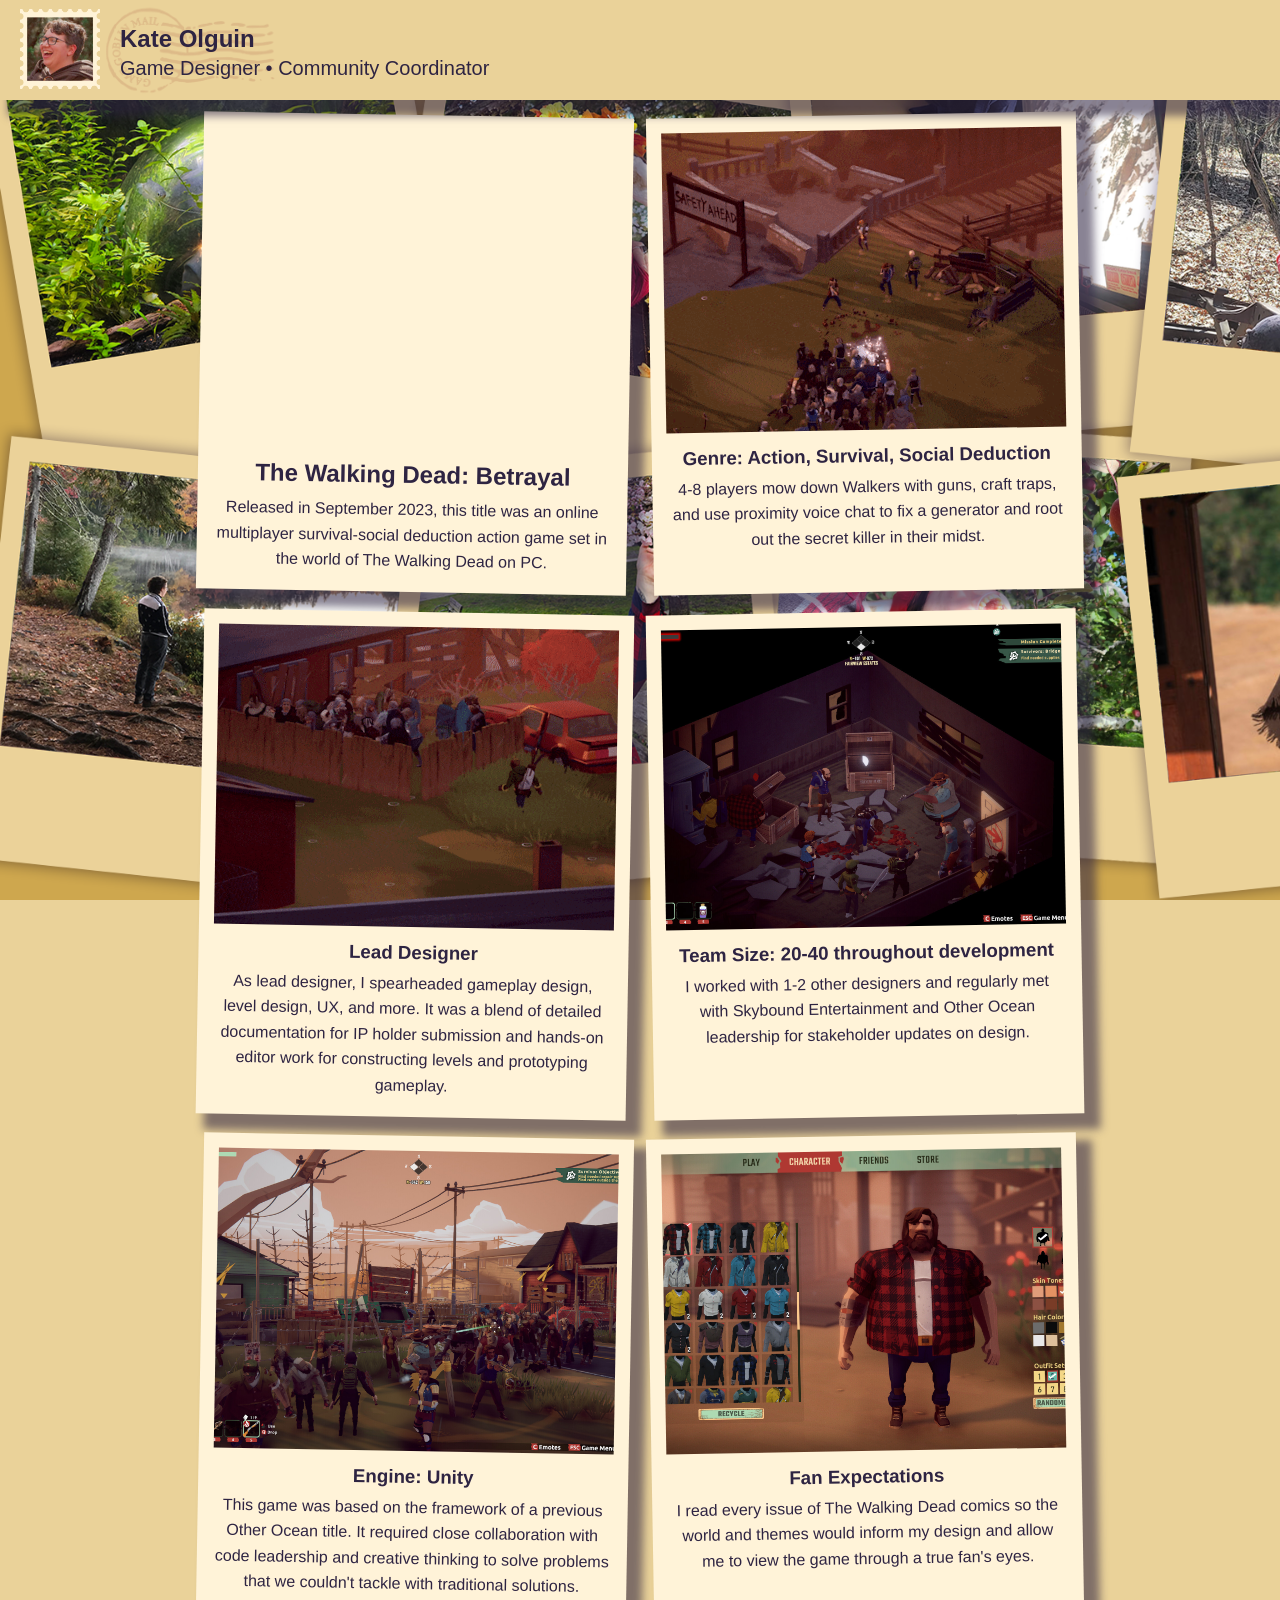
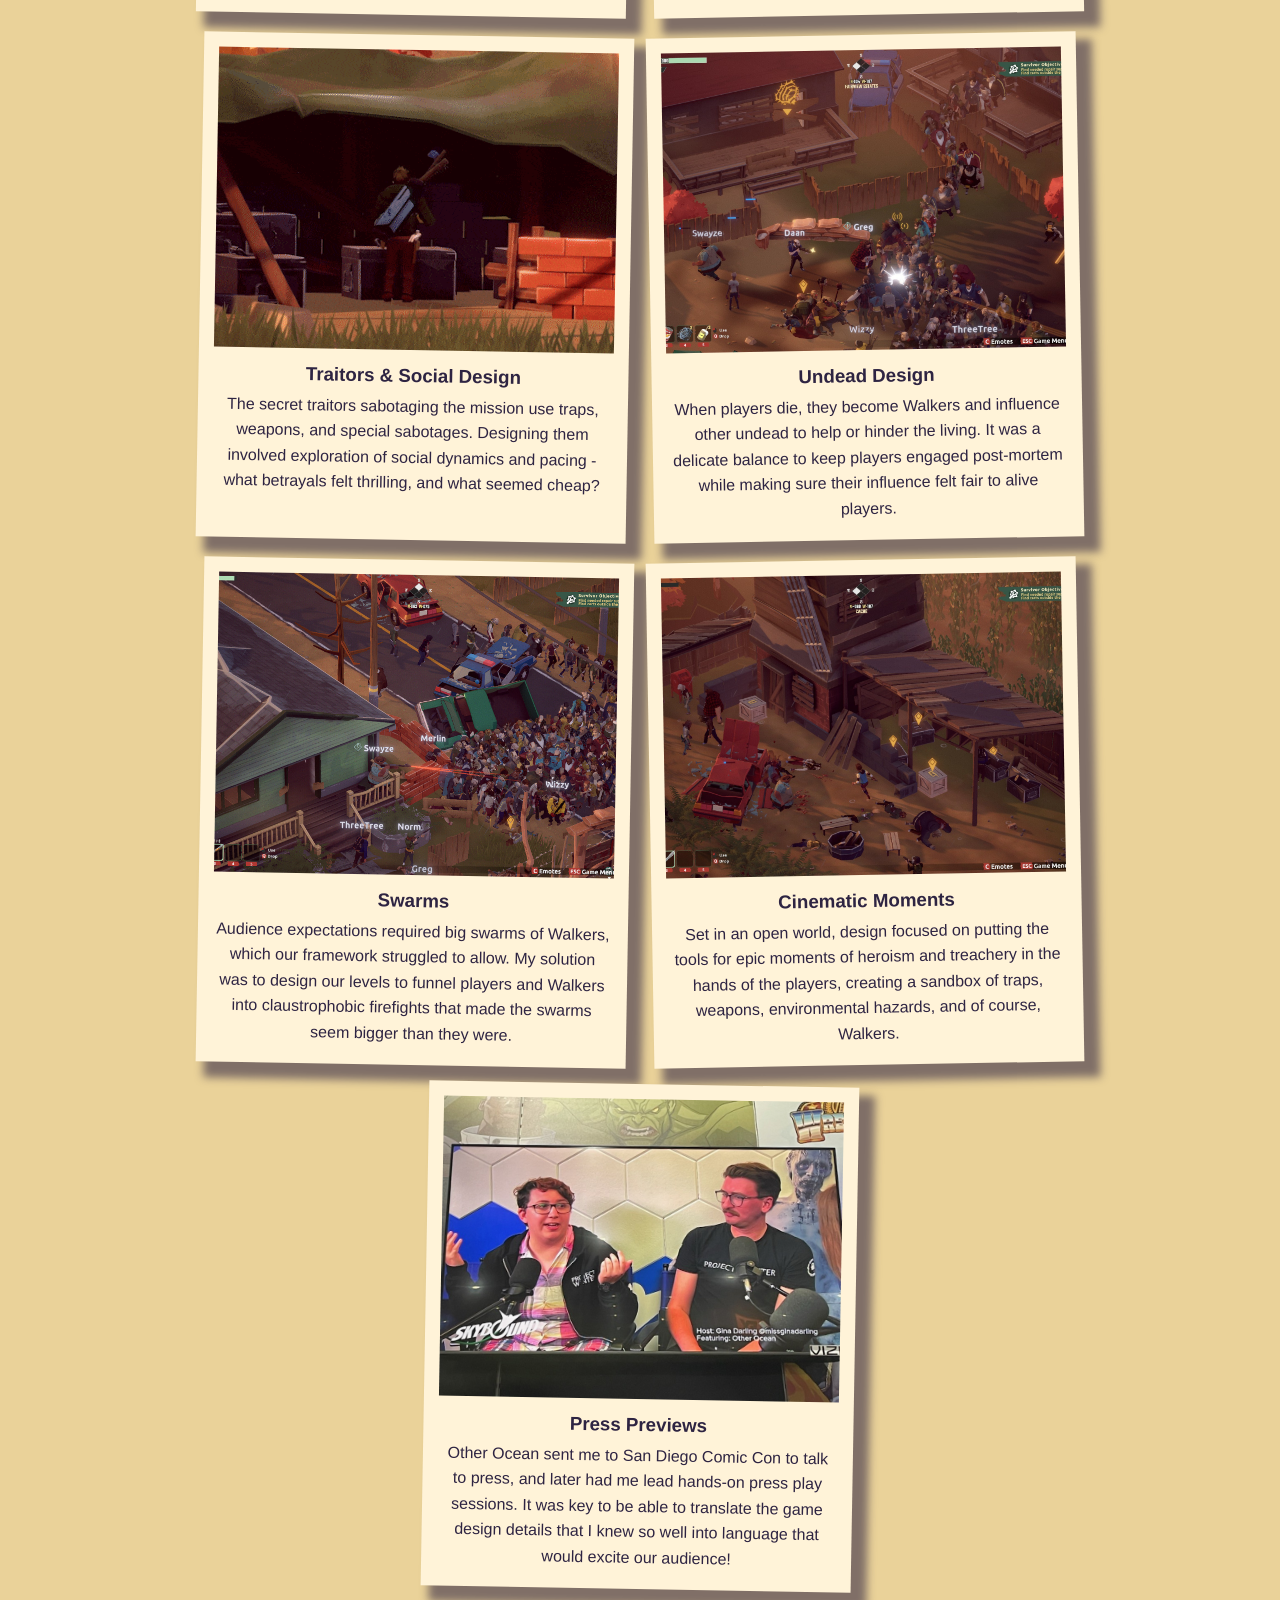
<file: twdb.html>
<!DOCTYPE html>
<html lang="en">
<head>
    <link rel="stylesheet" href="styles.css" />
    <link rel="icon" type="image/x-icon" href="favicon.ico">
    <meta charset="UTF-8">
    <meta name="viewport" content="width=device-width, initial-scale=1.0">
    <title>Kate's Postcard Collection</title>
</head>
<body>

    <!-- Header Section -->
     <a href="/">
    <header class="header-container">
        <div class="header-logo">
        <img src="images/stamp.png" alt="Kate's head in a postage stamp.">
        </div>
        <div class="header-text">
            <h1>Kate Olguin</h1>
            <p>Game Designer • Community&nbsp;Coordinator</p>
        </div>
    </header>
</a>

    <!-- 3-Column Image Grid -->
    <section class="photo-container">
        <div class="polaroid1">
            <iframe width="400" height="315" src="https://www.youtube.com/embed/hB2SORYvdSI?si=gtgQoa53KIlxoOqx" title="YouTube video player" frameborder="0" allow="accelerometer; autoplay; clipboard-write; encrypted-media; gyroscope; picture-in-picture; web-share" referrerpolicy="strict-origin-when-cross-origin" allowfullscreen></iframe>
            <h2>The Walking Dead: Betrayal</h2>
            <p>Released in September 2023, this title was an online multiplayer survival-social deduction action game set in the world of The Walking Dead on PC.</p>
        </div>

        <div class="polaroid2" onclick="openLightbox('images/twdb/twdb-gif1.gif')">
            <img src="images/twdb/twdb-gif1.gif" alt="An isometric view of people shooting a group of Walkers before jumping over a gap in a bridge to run away.">
            <h3>Genre: Action, Survival, Social Deduction</h3>
            <p>4-8 players mow down Walkers with guns, craft traps, and use proximity voice chat to fix a generator and root out the secret killer in their midst.</p>
        </div>
        
        <div class="polaroid1" onclick="openLightbox('images/twdb/twdb-gif3.gif')">
            <img src="images/twdb/twdb-gif3.gif" alt="A player runs up to a wooden pen containing walkers. They break one of the fences and run away.">
            <h3>Lead Designer</h3>
            <p>As lead designer, I spearheaded gameplay design, level design, UX, and more. It was a blend of detailed documentation for IP holder submission and
                hands-on editor work for constructing levels and prototyping gameplay.
            </p>
        </div>
        <div class="polaroid2" onclick="openLightbox('images/twdb/twdb-jpg2.jpg')">
            <img src="images/twdb/twdb-jpg2.jpg" alt="A group of players in a house pointing guns at each other.">
            <h3>Team Size: 20-40 throughout development</h3>
            <p>I worked with 1-2 other designers and regularly met with Skybound Entertainment and Other Ocean leadership for stakeholder updates on design.</p>
        </div>

        <div class="polaroid1" onclick="openLightbox('images/twdb/twdb-jpg5.jpg')">
            <img src="images/twdb/twdb-jpg5.jpg" alt="A player in an abandoned down with boarded up buildings and barbed wire, surrounded by Walkers.">
            <h3>Engine: Unity</h3>
            <p>This game was based on the framework of a previous Other Ocean title. It required close
                collaboration with code leadership and creative thinking to solve problems that we couldn't tackle with traditional solutions.</p>
        </div>

        <div class="polaroid2" onclick="openLightbox('images/twdb/twdb-jpg6.jpg')">
            <img src="images/twdb/twdb-jpg6.jpg" alt="A character customization screen with a grid of jacket options.">
            <h3>Fan Expectations</h3>
            <p>I read every issue of The Walking Dead comics so the world and themes would inform my design and allow me to
                view the game through a true fan's eyes.
            </p>
        </div>

        <div class="polaroid1" onclick="openLightbox('images/twdb/twdb-gif2.gif')">
            <img src="images/twdb/twdb-gif2.gif" alt="A player touches a crate in a lean-to and runs away. Another player enters that lean-to, touches the crate, and
            triggers a burst of flame.">
            <h3>Traitors & Social Design</h3>
            <p>The secret traitors sabotaging the mission use traps, weapons, and special sabotages. Designing
                them involved exploration of social dynamics and pacing - what betrayals felt thrilling, and what seemed cheap?
            </p>
        </div>

        <div class="polaroid2" onclick="openLightbox('images/twdb/twdb-jpg7.jpg')">
            <img src="images/twdb/twdb-jpg7.jpg" alt="A group of players shoot at a herd of Walkers in an abandoned trailer park.">
            <h3>Undead Design</h3>
            <p> When players die, they become Walkers and influence other undead to help or hinder the living.
                It was a delicate balance to keep players engaged post-mortem while making sure their influence felt fair to alive players.
            </p>
        </div>

        <div class="polaroid1" onclick="openLightbox('images/twdb/twdb-jpg1.jpg')">
            <img src="images/twdb/twdb-jpg1.jpg" alt="A group of players shoot at a herd of Walkers in an abandoned neighborhood.">
            <h3>Swarms</h3>
            <p>Audience expectations required big swarms of Walkers, which our framework struggled to allow. My solution was to design our levels to funnel
                players and Walkers into claustrophobic firefights that made the swarms seem bigger than they were.
            </p>
        </div>

        <div class="polaroid2" onclick="openLightbox('images/twdb/twdb-jpg3.jpg')">
            <img src="images/twdb/twdb-jpg3.jpg" alt="A player next to a run-down structure next to a cornfield.">
            <h3>Cinematic Moments</h3>
            <p>Set in an open world, design focused on putting the tools for epic moments of heroism and treachery in the
                hands of the players, creating a sandbox of traps, weapons, environmental hazards, and of course, Walkers. 
            </p>
        </div>

        <div class="polaroid1" onclick="openLightbox('images/twdb/twdb-SDCC.jpg')">
            <img src="images/twdb/twdb-SDCC.jpg" alt="A picture of Kate Olguin and another Other Ocean representative being interviewed on a TV at the Skybound
            Entertainment booth at San Diego Comic Con.">
            <h3>Press Previews</h3>
            <p>Other Ocean sent me to San Diego Comic Con to talk to press, and later had me lead hands-on press play sessions. It was key to be able to translate
                the game design details that I knew so well into language that would excite our audience!
            </p>
        </div>
    </section>

    <div id="theLightbox" class="lightbox" onclick="closeLightbox()">
        <span class="close">&times;</span>
        <div class="lightbox-content" id="lightbox-img">
        </div>
    </div>

    <script src="main.js"></script>
</body>
</html>
</file>
<file: styles.css>
/* General Styles */
        body {
            margin: 0;
            font-family: Verdana, sans-serif;
            line-height: 1.6;
            padding-top: 75px; /* Must be >= header height */
            background-image: url("images/photo_background.png");
            background-repeat: no-repeat; /* Prevents tiling */
            background-size: cover;       /* Scales image to fill screen */
            background-attachment: fixed; /* Image stays still when scrolling */
            background-color: #ead299;
            color: #2e2442;
        }

        .header-text h1 {
            margin: 0;
            padding-top: 10px;
            font-size: 24px;
            line-height: 1.5;
            color: #2e2442;
        }

        .header-text p {
            margin: 0;
            font-size: 20px;
            padding-bottom: 10px;
            line-height: 1.15;
            color: #2e2442;
        }

        .header-container {
            display: flex;
            align-items: center;
            justify-content: left;
            gap: 20px;
            padding: 20px;
            height: 60px;
            top: 0;
            left: 0;
            width: 100%;
            background-color: #ead299;
            background-image: url("images/mailstamp.png");
            background-repeat: no-repeat;
            background-position: 90px;
            background-size: contain;
            position: fixed;
            z-index: 1000;
            box-shadow: 12px 12px 8px 4px #2e244290;
            cursor: pointer;
        }

        .header-logo img{
            width: auto;
            height: 80px;
            padding-top: 5px;
        }

        .header-image {
            width: 100px;
            height: 100px;
            object-fit: cover;
            border-radius: 8px;
        }

        .photo-container {
            display: flex;
            flex-wrap: wrap;
            justify-content: center;
            margin: 20px;
            padding: 20px 20px;
            gap: 20px;
        }

        .polaroid1, .polaroid2 {
            flex: 1;
            max-width: 400px;
            background: #fff3d8;
            padding: 15px;
            text-align: center;
            transform: rotate(1deg);
            transition: transform 0.3s ease;
            box-shadow: 12px 12px 8px 4px #2e244290;
            cursor: pointer;
            text-decoration: none;
            color: inherit;
        }

        .polaroid2{
            transform: rotate(-1deg);
        }

        .polaroid1:hover, .polaroid2:hover  {
            transform: rotate(0deg);
        }

        .polaroid1 h3,p,h2, .polaroid2 h3,p,h2{
            margin: 3px;
        }

        .polaroid2:hover {
            transform: rotate(0deg);
        }

        .polaroid1 img, .polaroid2 img {
            width: 400px;
            height: 300px;
            object-fit: cover;
        }

        /* Mobile formatting */
        @media (max-width: 600px) {
            .header {
                height: 300px;
            }

            .polaroid1, .polaroid2 {
                width: 90vw;
            }

            .header h1 {
                font-size: 2rem;
            }

            .header p {
                font-size: 1rem;
            }

            .polaroid1 img, .polaroid2 img {
                width: 80vw;
            }

            .polaroid1 iframe, .polaroid2 iframe {
                width: 80vw;
            }

            .who-am-i-container {
                flex-direction: column;
                text-align: center;
            }
            
            body {
                min-height: 100vh;
            }
        }

        .who-am-i-container {
            display: flex;
            align-items: center;
            gap: 40px;
            padding: 40px;
            max-width: 1000px;
            margin: 0 auto;
        }

        .image-box {
            max-width: 300px;
            height: auto;
            transform: rotate(-1deg);
            background-color: #fff3d8;
            padding: 20px;
            justify-content: center;
            box-shadow: 12px 12px 8px 4px #2e244290;
        }

        .image-box h2{
            margin: 5px;
            text-align: center;
            padding: 0px;
        }

        .image-box img {
            max-width: 300px;
            height: auto;
        }

        .content-box {
            transform: rotate(0deg);
            padding: 40px;
            background-color: #fff3d8;
            width: 75vw;
            box-shadow: 12px 12px 8px 4px #2e244290;
        }

        .content-box h1 {
            margin-top: 0;
            font-size: 2.5rem;
        }

        .wish-you-were-here {
            transform: rotate(1deg);
            background-color: #fff3d8;
            box-shadow: 12px 12px 8px 4px #2e244290;
            display: flex;
            flex-wrap: wrap;
            justify-content: center;
            width: 820px;
            max-width: 90vw;
            padding: 10px;
            margin: 10px auto;
        }

        .wish-you-were-here img{
            max-width: 88vw;
            width: 800px;
            height: auto;
            margin: 10px;
        }

        .wish-you-were-here p{
            margin: 10px;
        }

        .wish-you-were-here h2{
            margin: 5px;
        }

        .external-clickables {
            display: flex;
            flex-wrap: wrap;
            justify-content: center;
            width: 1000px;
            max-width: 90vw;
            padding: 20px;
            gap: 20px;
            margin: 10px auto;
        }

        .external-clickables summary{
            display: flex;
            justify-content: space-between; /* Pushes content to the edges */
            align-items: center;            /* Vertically centers the items */
            list-style: none;   
            transform: rotate(1deg);
            justify-content: center;
            border: none;
            font-size: 20px;
            padding: 15px;
            gap: 20px;
            filter: drop-shadow(6px 6px 8px #2e244290);
            background-image: url("images/resumestamp.png");
            background-repeat: no-repeat; /* Prevents tiling */
            background-size: contain;
            background-position: 20px;
            transition: transform 0.3s ease;
            background-color: #ead299;
            cursor: pointer;
        }

        .external-clickables summary:hover{
            transform: rotate(0deg);
        }

        .external-clickables summary::marker{
            content: "";
        }

        .external-clickables details{
            justify-content: center;
            border: none;
            width: 100%;
            padding: 15px;
        }

        .external-clickables iframe{
            box-shadow: 12px 12px 8px 4px #2e244290;
            width: 100%;
            aspect-ratio: 8.5 / 11;
        }

        .external-clickables button{
            display: flex;
            justify-content: space-between; /* Pushes content to the edges */
            align-items: center;            /* Vertically centers the items */
            list-style: none;   
            transform: rotate(-1deg);
            justify-content: center;
            border: none;
            font-size: 20px;
            gap: 20px;
            padding: 15px;
            width: 97%;
            filter: drop-shadow(6px 6px 8px #2e244290);
            background-image: url("images/linkedinstamp.png");
            background-repeat: no-repeat; /* Prevents tiling */
            background-size: contain;
            background-position: 20px;
            transition: transform 0.3s ease;
            background-color: #ead299;
            color: #2e2442;
            cursor: pointer;
        }

        .external-clickables button:hover{
            transform: rotate(0deg);
        }

        .lightbox {
            display: none;
            position: fixed;
            z-index: 1000;
            padding-top: 85px;
            left: 0;
            top: 0;
            width: 100%;
            height: 100%;
            background-color: rgba(0, 0, 0, 0.8);
            text-align: center;
        }

        .lightbox-content {
            margin: auto;
            display: flex;
            align-items: center;
            justify-content: center;
        }

        .lightbox-content img {
            max-width: 90vw;
            max-height: 90vh;
            width: auto;
            height: auto;
            object-fit: contain;
        }

        .close {
            position: absolute;
            top: 10px;
            right: 35px;
            color: #fff3d8;
            font-size: 40px;
            font-weight: bold;
            cursor: pointer;
        }

        .close:hover,
        .close:focus {
            color: #ead299;
            text-decoration: none;
            cursor: pointer;
        }
</file>
